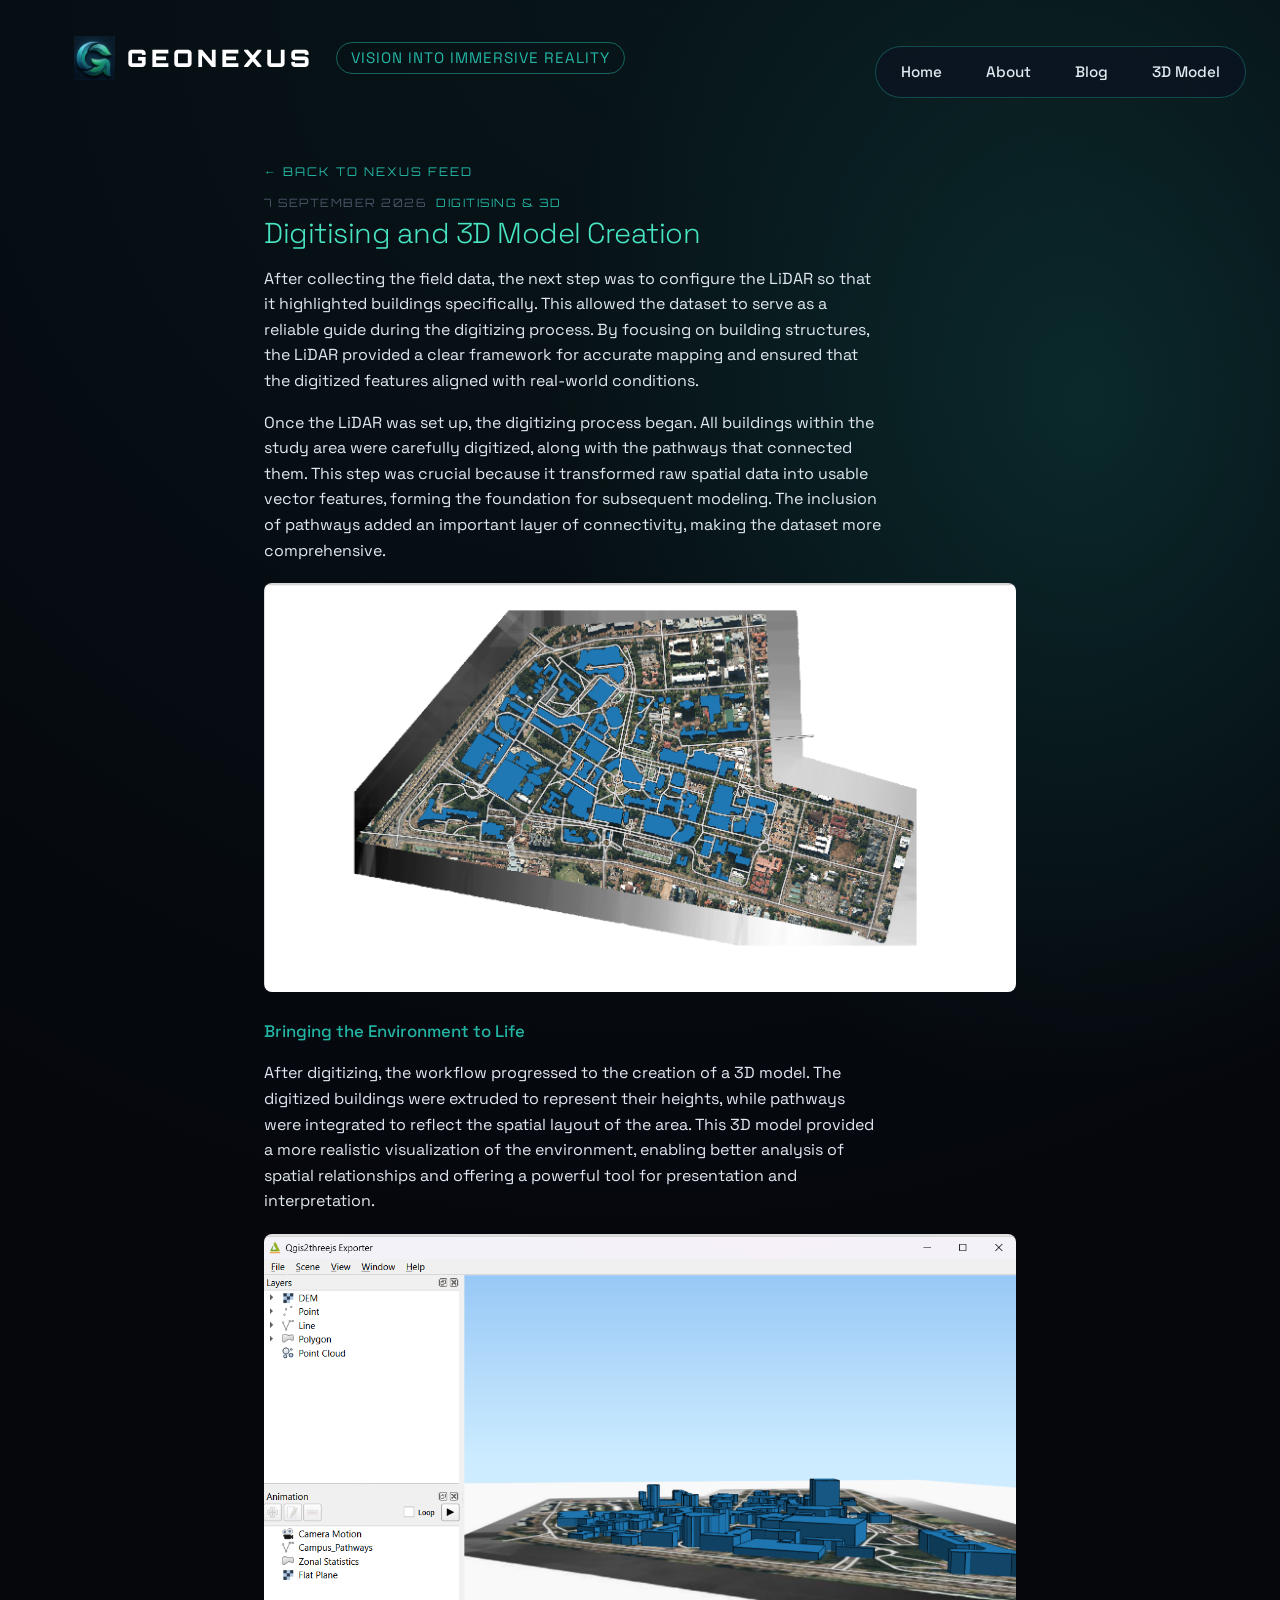
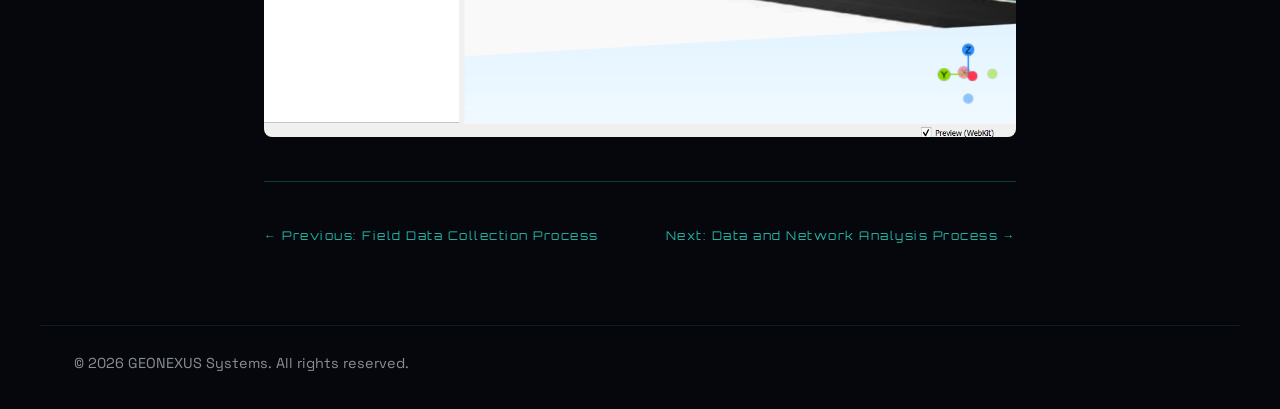
<file: blog-digitising-3d-model.html>
<!DOCTYPE html>
<html lang="en">
<head>
    <meta charset="UTF-8">
    <meta name="viewport" content="width=device-width, initial-scale=1.0">
    <title>Digitising and 3D Model Creation | GEONEXUS</title>
    <link rel="icon" type="image/png" href="G-logo.png">
    <link rel="stylesheet" href="Styles.css">
    <link rel="stylesheet" href="blog.css">
</head>
<body>

    <header>
        <a href="index.html#home" class="brand">
            <img src="G-logo.png" alt="GeoNexus logo" class="brand-logo">
            <h1>GEONEXUS</h1>
        </a>
        <p>VISION INTO IMMERSIVE REALITY</p>
    </header>

    <nav>
        <a href="index.html#home">Home</a>
        <a href="index.html#about">About</a>
        <a href="index.html#blog">Blog</a>
        <a href="index.html#map">3D Model</a>
    </nav>

    <main class="post-page">
        <a href="index.html#blog" class="back-link">← Back to Nexus Feed</a>

        <article>
            <div class="post-header">
                <div class="post-meta"><time datetime="2026-09-07">7 September 2026</time><span class="tag">Digitising &amp; 3D</span></div>
                <h2>Digitising and 3D Model Creation</h2>
            </div>

            <p>After collecting the field data, the next step was to configure the LiDAR so that it highlighted buildings specifically. This allowed the dataset to serve as a reliable guide during the digitizing process. By focusing on building structures, the LiDAR provided a clear framework for accurate mapping and ensured that the digitized features aligned with real-world conditions.</p>

            <p>Once the LiDAR was set up, the digitizing process began. All buildings within the study area were carefully digitized, along with the pathways that connected them. This step was crucial because it transformed raw spatial data into usable vector features, forming the foundation for subsequent modeling. The inclusion of pathways added an important layer of connectivity, making the dataset more comprehensive.</p>

            <img src="Digitized.png" alt="Digitized buildings and pathways">

            <h4>Bringing the Environment to Life</h4>
            <p>After digitizing, the workflow progressed to the creation of a 3D model. The digitized buildings were extruded to represent their heights, while pathways were integrated to reflect the spatial layout of the area. This 3D model provided a more realistic visualization of the environment, enabling better analysis of spatial relationships and offering a powerful tool for presentation and interpretation.</p>

            <img src="Model.png" alt="3D model extrusion of campus buildings">
        </article>

        <hr>

        <div class="post-nav">
            <a href="blog-field-data-collection.html">← Previous: Field Data Collection Process</a>
            <a href="blog-network-analysis.html">Next: Data and Network Analysis Process →</a>
        </div>
    </main>

    <footer>
        <p>&copy; 2026 GEONEXUS Systems. All rights reserved.</p>
    </footer>

    <div class="lightbox" id="lightbox"><img alt="Enlarged view"></div>
    <script>
        const lb = document.getElementById('lightbox');
        const lbImg = lb.querySelector('img');
        document.querySelectorAll('.post-page article img').forEach(img => {
            img.addEventListener('click', () => { lbImg.src = img.src; lbImg.alt = img.alt; lb.classList.add('open'); });
        });
        lb.addEventListener('click', () => lb.classList.remove('open'));
        document.addEventListener('keydown', e => { if (e.key === 'Escape') lb.classList.remove('open'); });
    </script>
</body>
</html>
</file>
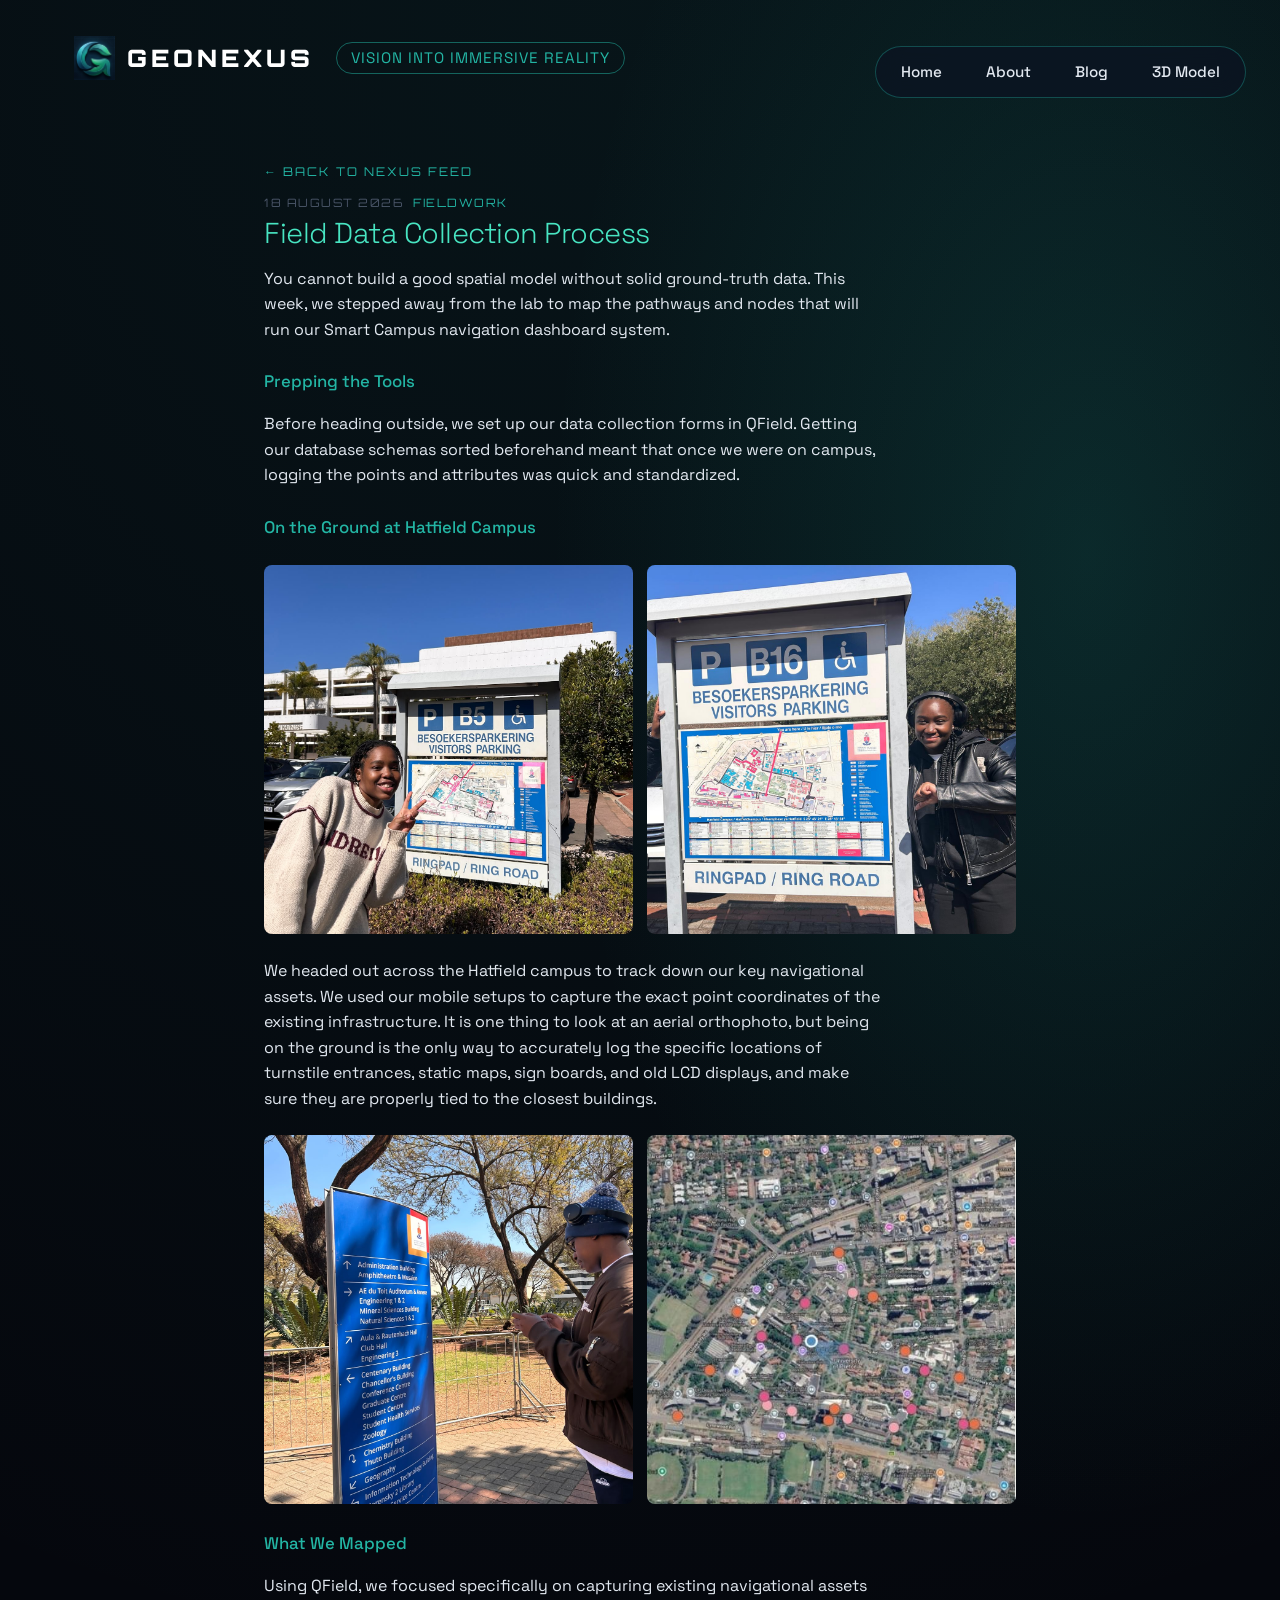
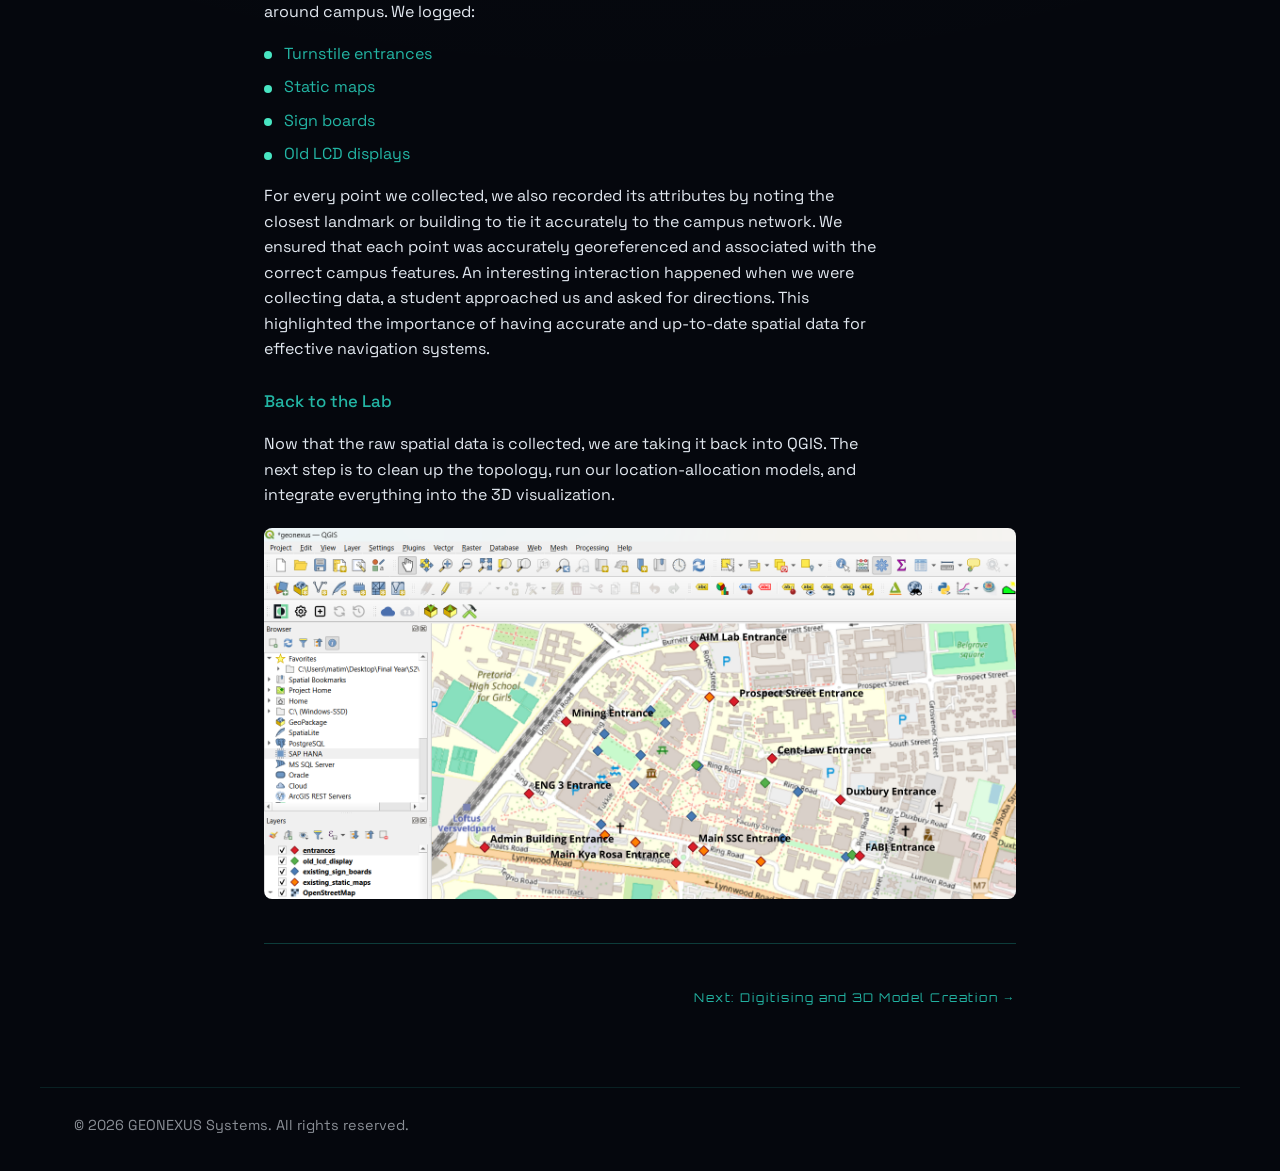
<file: blog-field-data-collection.html>
<!DOCTYPE html>
<html lang="en">
<head>
    <meta charset="UTF-8">
    <meta name="viewport" content="width=device-width, initial-scale=1.0">
    <title>Field Data Collection Process | GEONEXUS</title>
    <link rel="icon" type="image/png" href="G-logo.png">
    <link rel="stylesheet" href="Styles.css">
    <link rel="stylesheet" href="blog.css">
</head>
<body>

    <header>
        <a href="index.html#home" class="brand">
            <img src="G-logo.png" alt="GeoNexus logo" class="brand-logo">
            <h1>GEONEXUS</h1>
        </a>
        <p>VISION INTO IMMERSIVE REALITY</p>
    </header>

    <nav>
        <a href="index.html#home">Home</a>
        <a href="index.html#about">About</a>
        <a href="index.html#blog">Blog</a>
        <a href="index.html#map">3D Model</a>
    </nav>

    <main class="post-page">
        <a href="index.html#blog" class="back-link">← Back to Nexus Feed</a>

        <article>
            <div class="post-header">
                <div class="post-meta"><time datetime="2026-08-18">18 August 2026</time><span class="tag">Fieldwork</span></div>
                <h2>Field Data Collection Process</h2>
            </div>

            <p>You cannot build a good spatial model without solid ground-truth data. This week, we stepped away from the lab to map the pathways and nodes that will run our Smart Campus navigation dashboard system.</p>

            <h4>Prepping the Tools</h4>
            <p>Before heading outside, we set up our data collection forms in QField. Getting our database schemas sorted beforehand meant that once we were on campus, logging the points and attributes was quick and standardized.</p>

            <h4>On the Ground at Hatfield Campus</h4>

            <div class="image-row">
                <img src="static.jpeg" alt="In front of the Static Map">
                <img src="static2.jpeg" alt="Second view of Static Map">
            </div>

            <p>We headed out across the Hatfield campus to track down our key navigational assets. We used our mobile setups to capture the exact point coordinates of the existing infrastructure. It is one thing to look at an aerial orthophoto, but being on the ground is the only way to accurately log the specific locations of turnstile entrances, static maps, sign boards, and old LCD displays, and make sure they are properly tied to the closest buildings.</p>

            <div class="image-row">
                <img src="data_capture.jpeg" alt="Using QField to collect data">
                <img src="qfield.jpg" alt="QField interface during data collection">
            </div>

            <h4>What We Mapped</h4>
            <p>Using QField, we focused specifically on capturing existing navigational assets around campus. We logged:</p>
            <ul>
                <li>Turnstile entrances</li>
                <li>Static maps</li>
                <li>Sign boards</li>
                <li>Old LCD displays</li>
            </ul>
            <p>For every point we collected, we also recorded its attributes by noting the closest landmark or building to tie it accurately to the campus network. We ensured that each point was accurately georeferenced and associated with the correct campus features. An interesting interaction happened when we were collecting data, a student approached us and asked for directions. This highlighted the importance of having accurate and up-to-date spatial data for effective navigation systems.</p>

            <h4>Back to the Lab</h4>
            <p>Now that the raw spatial data is collected, we are taking it back into QGIS. The next step is to clean up the topology, run our location-allocation models, and integrate everything into the 3D visualization.</p>

            <img src="points_in_qgis.png" alt="Raw field points imported into QGIS">
        </article>

        <hr>

        <div class="post-nav">
            <span></span>
            <a href="blog-digitising-3d-model.html">Next: Digitising and 3D Model Creation →</a>
        </div>
    </main>

    <footer>
        <p>&copy; 2026 GEONEXUS Systems. All rights reserved.</p>
    </footer>

    <div class="lightbox" id="lightbox"><img alt="Enlarged view"></div>
    <script>
        const lb = document.getElementById('lightbox');
        const lbImg = lb.querySelector('img');
        document.querySelectorAll('.post-page article img').forEach(img => {
            img.addEventListener('click', () => { lbImg.src = img.src; lbImg.alt = img.alt; lb.classList.add('open'); });
        });
        lb.addEventListener('click', () => lb.classList.remove('open'));
        document.addEventListener('keydown', e => { if (e.key === 'Escape') lb.classList.remove('open'); });
    </script>
</body>
</html>
</file>
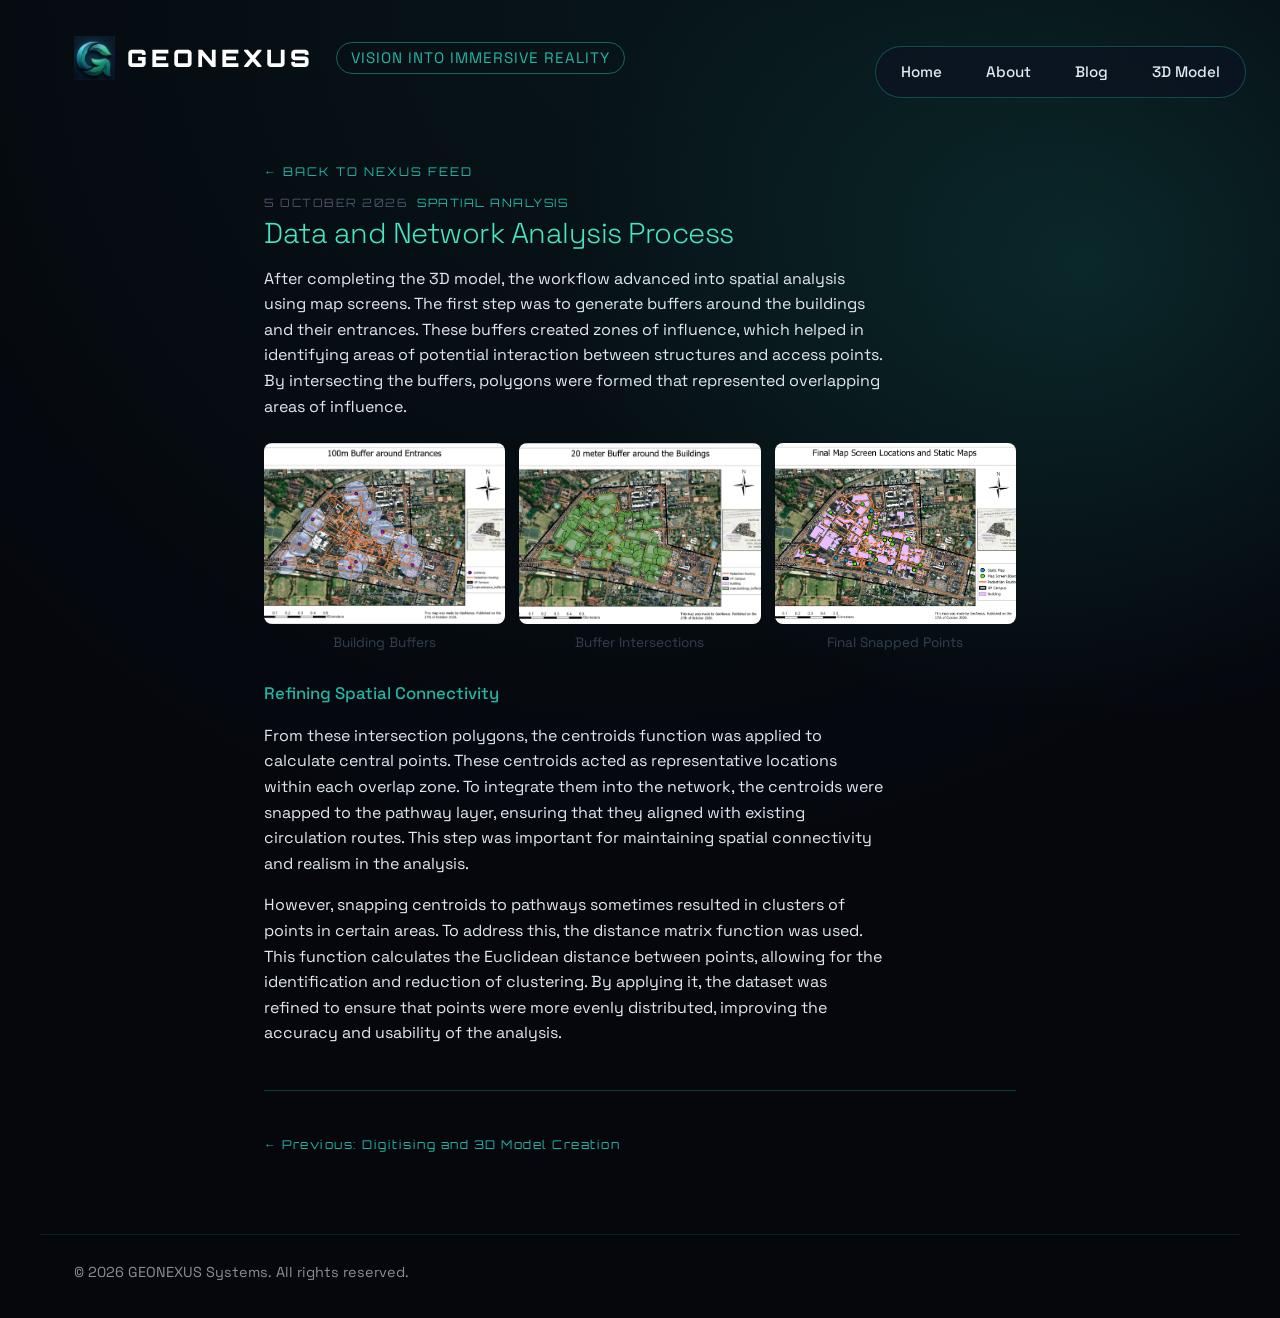
<file: blog-network-analysis.html>
<!DOCTYPE html>
<html lang="en">
<head>
    <meta charset="UTF-8">
    <meta name="viewport" content="width=device-width, initial-scale=1.0">
    <title>Data and Network Analysis Process | GEONEXUS</title>
    <link rel="icon" type="image/png" href="G-logo.png">
    <link rel="stylesheet" href="Styles.css">
    <link rel="stylesheet" href="blog.css">
</head>
<body>

    <header>
        <a href="index.html#home" class="brand">
            <img src="G-logo.png" alt="GeoNexus logo" class="brand-logo">
            <h1>GEONEXUS</h1>
        </a>
        <p>VISION INTO IMMERSIVE REALITY</p>
    </header>

    <nav>
        <a href="index.html#home">Home</a>
        <a href="index.html#about">About</a>
        <a href="index.html#blog">Blog</a>
        <a href="index.html#map">3D Model</a>
    </nav>

    <main class="post-page">
        <a href="index.html#blog" class="back-link">← Back to Nexus Feed</a>

        <article>
            <div class="post-header">
                <div class="post-meta"><time datetime="2026-10-05">5 October 2026</time><span class="tag">Spatial Analysis</span></div>
                <h2>Data and Network Analysis Process</h2>
            </div>

            <p>After completing the 3D model, the workflow advanced into spatial analysis using map screens. The first step was to generate buffers around the buildings and their entrances. These buffers created zones of influence, which helped in identifying areas of potential interaction between structures and access points. By intersecting the buffers, polygons were formed that represented overlapping areas of influence.</p>

            <div class="blog-image-grid">
                <figure>
                    <img src="buffer1.png" alt="Building and Entrance Buffers">
                    <figcaption>Building Buffers</figcaption>
                </figure>
                <figure>
                    <img src="buffer2.png" alt="Intersecting Buffer Overlay">
                    <figcaption>Buffer Intersections</figcaption>
                </figure>
                <figure>
                    <img src="finalpoint.png" alt="Final Snapped Network Points">
                    <figcaption>Final Snapped Points</figcaption>
                </figure>
            </div>

            <h4>Refining Spatial Connectivity</h4>
            <p>From these intersection polygons, the centroids function was applied to calculate central points. These centroids acted as representative locations within each overlap zone. To integrate them into the network, the centroids were snapped to the pathway layer, ensuring that they aligned with existing circulation routes. This step was important for maintaining spatial connectivity and realism in the analysis.</p>

            <p>However, snapping centroids to pathways sometimes resulted in clusters of points in certain areas. To address this, the distance matrix function was used. This function calculates the Euclidean distance between points, allowing for the identification and reduction of clustering. By applying it, the dataset was refined to ensure that points were more evenly distributed, improving the accuracy and usability of the analysis.</p>
        </article>

        <hr>

        <div class="post-nav">
            <a href="blog-digitising-3d-model.html">← Previous: Digitising and 3D Model Creation</a>
            <span></span>
        </div>
    </main>

    <footer>
        <p>&copy; 2026 GEONEXUS Systems. All rights reserved.</p>
    </footer>

    <div class="lightbox" id="lightbox"><img alt="Enlarged view"></div>
    <script>
        const lb = document.getElementById('lightbox');
        const lbImg = lb.querySelector('img');
        document.querySelectorAll('.post-page article img').forEach(img => {
            img.addEventListener('click', () => { lbImg.src = img.src; lbImg.alt = img.alt; lb.classList.add('open'); });
        });
        lb.addEventListener('click', () => lb.classList.remove('open'));
        document.addEventListener('keydown', e => { if (e.key === 'Escape') lb.classList.remove('open'); });
    </script>
</body>
</html>
</file>
<file: Styles.css>
@import url('https://fonts.googleapis.com/css2?family=Orbitron:wght@700;900&family=Space+Grotesk:wght@300;400;500;600&display=swap');

/* ===== 1. VARIABLES & BASE RESETS ===== */
:root {
    --bg-void: #05070D;
    --bg-panel: #0B1322;
    --accent: #23B5A4;
    --accent-bright: #48E5C2;
    --text-main: #E2E8F0;
    --text-dim: #4A5568;
    --pill: 999px;
}

* { 
    box-sizing: border-box; 
}

[hidden] { 
    display: none !important; 
}

body {
    background-color: var(--bg-void);
    background-image:
        radial-gradient(ellipse 60% 50% at 85% 20%, rgba(35, 181, 164, 0.16), transparent 70%),
        radial-gradient(circle at 50% 0%, rgba(35, 181, 164, 0.08), transparent 60%);
    background-repeat: no-repeat;
    color: var(--text-main);
    font-family: 'Space Grotesk', 'Segoe UI', sans-serif;
    margin: 0;
    line-height: 1.6;
}

a:focus-visible, 
button:focus-visible, 
input:focus-visible, 
video:focus-visible,
.cta:focus-visible {
    outline: 2px solid var(--accent-bright);
    outline-offset: 3px;
}

/* ===== 2. HEADER & BRAND ===== */
header {
    max-width: 1200px;
    margin: 0 auto;
    padding: 36px 34px 0;
    text-align: left;
    display: flex;
    align-items: center;
    gap: 22px;
    flex-wrap: wrap;
}

.brand {
    display: flex;
    align-items: center;
    gap: 12px;
    text-decoration: none;
}

.brand-logo {
    height: 44px;
    width: auto;
    display: block;
}

header h1 {
    margin: 0;
    font-family: 'Orbitron', sans-serif;
    font-weight: 900;
    font-size: 1.5rem;
    letter-spacing: 4px;
    color: #fff;
}

header p {
    margin: 0;
    font-size: 0.95rem;
    letter-spacing: 1px;
    color: var(--accent);
    padding: 3px 14px;
    border: 1px solid rgba(35, 181, 164, 0.5);
    border-radius: var(--pill);
}

/* ===== 3. NAVIGATION ===== */
nav {
    position: sticky;
    top: 14px;
    z-index: 50;
    width: fit-content;
    margin: -34px 34px 0 auto;
    display: flex;
    gap: 4px;
    padding: 5px;
    background: rgba(11, 19, 34, 0.75);
    border: 1px solid rgba(35, 181, 164, 0.35);
    border-radius: var(--pill);
    backdrop-filter: blur(12px);
    -webkit-backdrop-filter: blur(12px);
}

nav a {
    color: var(--text-main);
    text-decoration: none;
    padding: 8px 20px;
    font-weight: 500;
    font-size: 0.95rem;
    border-radius: var(--pill);
    transition: background 0.2s ease, color 0.2s ease;
}

nav a:hover { 
    background: rgba(35, 181, 164, 0.18); 
}

nav a.active {
    color: var(--bg-void);
    background: var(--accent-bright);
}

/* ===== 4. LAYOUT & TYPOGRAPHY ===== */
main {
    max-width: 1200px;
    margin: 0 auto;
    padding: 60px 34px 20px;
}

h2, h3, h4 {
    font-family: 'Space Grotesk', sans-serif;
    color: var(--accent-bright);
}

h2 {
    font-weight: 300;
    font-size: clamp(1.8rem, 3.2vw, 2.6rem);
    line-height: 1.1;
    letter-spacing: -0.5px;
    margin: 0 0 18px;
}

[data-view="home"] > h2:first-child,
[data-view="about"] > h2:first-child,
.content-full > h2,
#view-map > section > h2 {
    font-size: clamp(3rem, 7vw, 5.6rem);
    line-height: 0.98;
    letter-spacing: -2px;
    color: var(--text-main);
    text-transform: lowercase;
    margin-bottom: 24px;
}

h3 { 
    font-weight: 500; 
    font-size: 1.15rem; 
    margin: 0 0 8px; 
}

h4 { 
    font-weight: 500; 
    font-size: 1.05rem; 
    margin: 26px 0 6px; 
    color: var(--accent); 
}

p { 
    max-width: 62ch; 
}

[data-view="home"] > p {
    font-size: 1.2rem;
    color: var(--text-main);
}

ul { 
    list-style: none; 
    padding-left: 0; 
    color: var(--accent); 
}

ul li { 
    position: relative; 
    padding-left: 20px; 
    margin-bottom: 8px; 
}

ul li::before {
    content: "";
    position: absolute;
    left: 0; 
    top: 0.65em;
    width: 8px; 
    height: 8px;
    border-radius: 50%;
    background: var(--accent-bright);
}

hr {
    border: 0;
    height: 1px;
    background: rgba(35, 181, 164, 0.3);
    margin: 44px 0;
}

.text-link {
    color: var(--accent-bright);
    font-weight: 500;
    text-decoration: none;
}

.text-link:hover { 
    text-decoration: underline; 
}

/* ===== 5. BUTTONS & CHIPS ===== */
.btn-row {
    display: flex;
    flex-wrap: wrap;
    gap: 12px;
    margin: 26px 0 0;
}

.cta {
    display: inline-block;
    padding: 12px 26px;
    border-radius: var(--pill);
    background: var(--accent-bright);
    color: var(--bg-void);
    font-weight: 600;
    text-decoration: none;
    border: 1px solid var(--accent-bright);
    transition: background 0.2s ease, color 0.2s ease, border-color 0.2s ease;
}

.cta:hover { 
    background: var(--text-main); 
    border-color: var(--text-main); 
}

.cta.secondary {
    background: transparent;
    color: var(--accent-bright);
    border-color: rgba(35, 181, 164, 0.6);
}

.cta.secondary:hover { 
    background: rgba(35, 181, 164, 0.18); 
    border-color: var(--accent-bright); 
}

.chip-row {
    display: flex;
    flex-wrap: wrap;
    gap: 10px;
    padding: 0;
    margin: 14px 0 0;
    list-style: none;
}

.chip-row li {
    margin: 0;
    padding: 6px 16px;
    color: var(--text-main);
    border: 1px solid rgba(35, 181, 164, 0.5);
    border-radius: var(--pill);
}

.chip-row li::before { 
    display: none; 
}

/* ===== 6. HERO SPLIT & STEPS ===== */
.hero-split {
    display: grid;
    grid-template-columns: minmax(0, 1.1fr) minmax(0, 0.9fr);
    gap: 50px;
    align-items: start;
}

.content-left { 
    padding: 0; 
}

.visual-right {
    position: sticky;
    top: 90px;
    display: flex;
    justify-content: center;
    align-items: center;
}

.steps {
    list-style: none;
    padding: 0;
    margin: 0;
    display: grid;
    grid-template-columns: repeat(auto-fit, minmax(200px, 1fr));
    gap: 18px;
    counter-reset: step;
}

.steps li {
    counter-increment: step;
    padding: 20px;
    background: var(--bg-panel);
    border: 1px solid rgba(35, 181, 164, 0.25);
    border-radius: 24px;
}

.steps li::before {
    content: counter(step);
    position: static;
    display: flex;
    align-items: center;
    justify-content: center;
    width: 32px;
    height: 32px;
    margin-bottom: 12px;
    border-radius: 50%;
    background: var(--accent);
    color: var(--bg-void);
    font-weight: 600;
}

.steps h3 { margin: 0 0 6px; }
.steps p { margin: 0; font-size: 0.95rem; }

/* ===== 7. CARDS & MODULES ===== */
.module-grid {
    display: grid;
    grid-template-columns: repeat(auto-fit, minmax(240px, 1fr));
    gap: 18px;
}
.module-grid.spaced { margin-top: 24px; }

.module-card,
.blog-feed article,
.team-card {
    background: var(--bg-panel);
    border: 1px solid rgba(35, 181, 164, 0.25);
    border-radius: 24px;
    padding: 24px;
    transition: border-color 0.2s ease;
}

.module-card:hover,
.blog-feed article:hover,
.team-card:hover { 
    border-color: var(--accent-bright); 
}

.module-card p { 
    font-size: 0.95rem; 
    margin: 6px 0 0; 
    color: var(--text-main); 
}

.dot {
    display: inline-block;
    width: 8px; 
    height: 8px;
    margin-left: 8px;
    border-radius: 50%;
    vertical-align: middle;
}
.dot.online { background: var(--accent-bright); }
.dot.standby { background: var(--text-dim); }

/* ===== 8. TEAM ===== */
.team-grid {
    display: grid;
    grid-template-columns: repeat(auto-fit, minmax(190px, 1fr));
    gap: 18px;
}

.team-card h3 { 
    margin-bottom: 14px; 
}

.team-image {
    width: 100%;
    aspect-ratio: 1;
    margin: 0 0 14px;
    background: var(--bg-void);
    border-radius: 18px;
    overflow: hidden;
}

.team-image img {
    width: 100%; 
    height: 100%;
    object-fit: cover;
    object-position: center top;
    display: block;
}

.team-card p { 
    margin: 0; 
    color: var(--accent); 
}

/* ===== 9. BLOG (INDEX & CARDS) ===== */
.post-list {
    display: grid;
    gap: 28px;
}

.post-card {
    display: grid;
    grid-template-columns: 240px 1fr;
    background: rgba(4, 8, 16, 0.6);
    border-left: 4px solid var(--accent);
    clip-path: polygon(0 0, 100% 0, 100% 100%, 12px 100%, 0 calc(100% - 12px));
    transition: border-color 0.3s ease, box-shadow 0.3s ease, transform 0.3s ease;
    overflow: hidden;
}

.post-card:hover {
    border-left-color: var(--accent-bright);
    box-shadow: -4px 0 20px rgba(72, 229, 194, 0.15);
    transform: translateY(-2px);
}

.post-card .post-thumb {
    display: block;
    height: 200px;
    min-height: 0;
    overflow: hidden;
    background: #020408;
}

.post-card .post-thumb img {
    width: 100%;
    height: 100%;
    object-fit: cover;
    display: block;
}

.post-card .post-body {
    padding: 18px 22px;
}

.post-card h3 {
    margin: 4px 0 8px;
}

.post-card h3 a {
    color: inherit;
    text-decoration: none;
}

.post-card h3 a:hover {
    color: #fff;
}

.post-card p {
    margin: 0 0 12px;
}

.post-meta {
    font-family: 'Orbitron', monospace;
    font-size: 0.72rem;
    letter-spacing: 1.5px;
    color: var(--text-dim);
    text-transform: uppercase;
}

.post-meta .tag {
    color: var(--accent);
    margin-left: 10px;
}

.read-more {
    font-family: 'Orbitron', sans-serif;
    font-size: 0.75rem;
    letter-spacing: 2px;
    text-transform: uppercase;
    color: var(--accent-bright);
    text-decoration: none;
}

.read-more:hover {
    text-shadow: 0 0 8px rgba(72, 229, 194, 0.7);
}

/* Teaser images: consistent, taller crop so faces/signs stay in view */
.teaser img {
    display: block;
    width: 100%;
    height: auto;
    max-height: none;
    aspect-ratio: 16 / 10;
    object-fit: cover;
    object-position: center 30%;
    margin-top: 14px;
    border-radius: 16px;
}

/* ===== 10. BLOG (SINGLE POST PAGE & FEEDS) ===== */
.blog-feed { 
    display: flex; 
    flex-direction: column; 
    gap: 28px; 
    max-width: 860px; 
}

.blog-feed article { 
    padding: 34px; 
}

.post-page {
    max-width: 820px;
}

.post-page .post-header h2 {
    margin: 6px 0 4px;
    font-size: 1.8rem;
}

.blog-feed article img,
.post-page article img {
    max-width: 100%;
    display: block;
    margin: 20px auto;
    border-radius: 16px;
}

.post-page article img {
    height: auto;
    border-radius: 8px;
    cursor: zoom-in;
}

.image-row { 
    display: flex; 
    gap: 12px; 
    margin: 1rem 0; 
}

.blog-feed .image-row img {
    flex: 1;
    min-width: 0;
    width: 50%;
    margin: 0;
    max-height: 250px;
    object-fit: cover;
}

.post-page .image-row,
.post-page .blog-image-grid,
.blog-image-grid {
    display: grid;
    gap: 14px;
    grid-template-columns: repeat(auto-fit, minmax(200px, 1fr));
    margin: 1.5rem 0;
}

.post-page .image-row {
    grid-template-columns: repeat(auto-fit, minmax(220px, 1fr));
}

.post-page .image-row img {
    width: 100%;
    aspect-ratio: 1 / 1;
    object-fit: cover;
    object-position: center 65%;
    margin: 0;
}

.post-page .blog-image-grid img {
    width: 100%;
    aspect-ratio: 4 / 3;
    object-fit: cover;
    margin: 0;
}

.blog-image-grid figure,
.post-page .blog-image-grid figure { 
    margin: 0; 
    text-align: center; 
}

.blog-image-grid img { 
    margin: 0; 
}

.zoomable-img {
    width: 100%;
    max-height: 240px;
    object-fit: cover;
    border: 1px solid rgba(35, 181, 164, 0.25);
    cursor: zoom-in;
    transition: transform 0.2s ease, border-color 0.2s ease;
}

.blog-feed article > img.zoomable-img { 
    max-height: 350px; 
}

.zoomable-img:hover {
    transform: scale(1.02);
    border-color: var(--accent-bright);
}

figcaption,
.post-page figcaption { 
    font-size: 0.85rem; 
    color: var(--text-main); 
    opacity: 0.7; 
    margin-top: 8px; 
    text-align: center;
}

.back-link {
    display: inline-block;
    margin-bottom: 12px;
    font-family: 'Orbitron', sans-serif;
    font-size: 0.75rem;
    letter-spacing: 2px;
    text-transform: uppercase;
    color: var(--accent);
    text-decoration: none;
}

.back-link:hover {
    color: var(--accent-bright);
}

.post-nav {
    display: flex;
    justify-content: space-between;
    gap: 16px;
    margin-top: 10px;
}

.post-nav a {
    color: var(--accent);
    text-decoration: none;
    font-family: 'Orbitron', sans-serif;
    font-size: 0.75rem;
    letter-spacing: 1.5px;
}

.post-nav a:hover {
    color: var(--accent-bright);
}

/* ===== 11. MEDIA & LIGHTBOX ===== */
.video-container {
    background: #000;
    border-radius: 16px;
    overflow: hidden;
}

.video-container video { 
    width: 100%; 
    height: auto; 
    max-height: 400px; 
    display: block; 
}

.lightbox {
    position: fixed;
    inset: 0;
    background: rgba(2, 4, 8, 0.92);
    display: none;
    align-items: center;
    justify-content: center;
    z-index: 3000;
    cursor: zoom-out;
}

.lightbox.open {
    display: flex;
}

.lightbox img {
    max-width: 92vw;
    max-height: 92vh;
}

.image-modal {
    display: none;
    position: fixed;
    z-index: 10000;
    inset: 0;
    padding-top: 50px;
    overflow: auto;
    background: rgba(5, 7, 13, 0.92);
    backdrop-filter: blur(6px);
}

.modal-content {
    margin: auto;
    display: block;
    max-width: 90%;
    max-height: 80vh;
    border-radius: 16px;
    border: 1px solid rgba(72, 229, 194, 0.4);
    animation: zoomIn 0.25s ease-out;
}

#modalCaption { 
    margin: auto; 
    width: 80%; 
    max-width: 700px; 
    text-align: center; 
    padding: 12px 0; 
}

.modal-close {
    position: absolute;
    top: 20px; 
    right: 35px;
    color: #fff;
    font-size: 35px;
    cursor: pointer;
    transition: color 0.2s;
}

.modal-close:hover { 
    color: var(--accent-bright); 
}

@keyframes zoomIn { 
    from { transform: scale(0.85); opacity: 0; } 
    to { transform: scale(1); opacity: 1; } 
}

/* ===== 12. GLOBE MASCOT & CESIUM MAP ===== */
.globe-container {
    position: relative;
    width: 480px;
    max-width: 100%;
    aspect-ratio: 1;
    display: flex;
    justify-content: center;
    align-items: center;
    background: radial-gradient(circle, rgba(35, 181, 164, 0.18) 0%, rgba(35, 181, 164, 0.05) 45%, transparent 70%);
}

#globeCanvas {
    width: 100% !important;
    height: 100% !important;
    display: block;
    cursor: grab;
    touch-action: none;
}

#globeCanvas:active { 
    cursor: grabbing; 
}

.globe-overlay {
    position: absolute;
    top: 6%;
    right: -2%;
    display: flex;
    flex-direction: column;
    gap: 0;
    padding: 12px 20px;
    background: var(--text-main);
    color: var(--bg-void);
    border: 3px solid var(--bg-void);
    border-radius: 22px;
    box-shadow: 4px 4px 0 var(--accent);
    font-size: 0.95rem;
    font-weight: 500;
    line-height: 1.3;
    transform: rotate(3deg);
    pointer-events: none;
}

.globe-overlay span:first-child { 
    font-weight: 600; 
}

.globe-overlay::after {
    content: "";
    position: absolute;
    left: 22px; 
    bottom: -16px;
    border: 9px solid transparent;
    border-top: 14px solid var(--bg-void);
    border-bottom: 0;
}

.globe-status {
    position: absolute;
    bottom: 4%;
    left: 50%;
    transform: translateX(-50%);
    display: flex;
    align-items: center;
    gap: 8px;
    padding: 6px 16px;
    font-size: 0.85rem;
    color: var(--accent-bright);
    background: rgba(11, 19, 34, 0.8);
    border: 1px solid rgba(35, 181, 164, 0.4);
    border-radius: var(--pill);
    white-space: nowrap;
    pointer-events: none;
}

.status-dot {
    width: 7px; 
    height: 7px;
    border-radius: 50%;
    background: var(--accent-bright);
    animation: pulse 1.8s ease-in-out infinite;
}

@keyframes pulse { 
    50% { opacity: 0.3; } 
}

.map-container {
    position: relative;
    width: 100%;
    height: 400px;
    margin-top: 30px;
    background: var(--bg-void);
    border: 1px solid rgba(35, 181, 164, 0.4);
    border-radius: 28px;
    overflow: hidden;
}

.map-container.tall { 
    height: 560px; 
}

#cesiumContainer { 
    width: 100%; 
    height: 100%; 
}

#panel {
    position: absolute;
    top: 16px; 
    left: 16px;
    z-index: 10;
    width: 240px;
    padding: 16px;
    background: rgba(11, 19, 35, 0.92);
    border: 1px solid rgba(35, 181, 164, 0.4);
    border-radius: 20px;
    color: var(--text-main);
    font-size: 13px;
}

#panel h3 { margin: 0 0 10px; font-size: 14px; }
#panel label { display: block; margin-bottom: 6px; cursor: pointer; }
#panel label:last-of-type { margin-bottom: 12px; }

#btnHome {
    width: 100%;
    padding: 9px;
    background: var(--accent);
    border: none;
    border-radius: var(--pill);
    color: var(--bg-void);
    font-weight: 600;
    font-family: inherit;
    cursor: pointer;
    transition: background 0.2s ease;
}

#btnHome:hover { 
    background: var(--accent-bright); 
}

#info { 
    margin-top: 10px; 
    font-size: 12px; 
    max-height: 120px; 
    overflow-y: auto; 
    color: var(--text-main); 
    opacity: 0.75; 
}

#cesiumContainer:fullscreen,
#cesiumContainer:-webkit-full-screen {
    width: 100vw !important;
    height: 100vh !important;
    position: fixed !important;
    top: 0 !important; 
    left: 0 !important;
    z-index: 99999 !important;
}

#cesiumContainer:fullscreen .cesium-viewer,
#cesiumContainer:fullscreen .cesium-viewer-cesiumWidgetContainer,
#cesiumContainer:fullscreen canvas { 
    width: 100% !important; 
    height: 100% !important; 
}

/* ===== 13. FOOTER ===== */
footer {
    max-width: 1200px;
    margin: 60px auto 0;
    padding: 26px 34px 34px;
    border-top: 1px solid rgba(35, 181, 164, 0.25);
    color: var(--text-main);
    opacity: 0.6;
    font-size: 0.9rem;
}

footer p { 
    margin: 0; 
}

/* ===== 14. RESPONSIVE MEDIA QUERIES ===== */
@media (max-width: 860px) {
    .hero-split { 
        grid-template-columns: 1fr; 
        gap: 30px; 
    }
    .visual-right { 
        position: static; 
    }
    nav { 
        margin: 18px auto 0; 
        max-width: calc(100% - 24px); 
        overflow-x: auto; 
    }
    header { 
        padding: 28px 20px 0; 
    }
    main { 
        padding: 40px 20px 10px; 
    }
    .globe-container { 
        width: 340px; 
    }
}

@media (max-width: 700px) {
    .post-card {
        grid-template-columns: 1fr;
    }

    .post-card .post-thumb {
        min-height: 160px;
        height: 160px;
    }
}

@media (max-width: 600px) {
    .image-row { 
        flex-direction: column; 
    }
    .blog-feed .image-row img { 
        width: 100%; 
    }
    .blog-feed article { 
        padding: 22px; 
    }
    nav a { 
        padding: 8px 14px; 
    }
}

@media (prefers-reduced-motion: reduce) {
    * { 
        animation: none !important; 
        transition: none !important; 
    }
}
</file>
<file: blog.css>
/* ===== BLOG: preview cards (index.html) ===== */
.post-list {
    display: grid;
    gap: 28px;
}

.post-card {
    display: grid;
    grid-template-columns: 240px 1fr;
    background: rgba(4, 8, 16, 0.6);
    border-left: 4px solid var(--accent);
    clip-path: polygon(0 0, 100% 0, 100% 100%, 12px 100%, 0 calc(100% - 12px));
    transition: border-color 0.3s ease, box-shadow 0.3s ease, transform 0.3s ease;
    overflow: hidden;
}

.post-card:hover {
    border-left-color: var(--accent-bright);
    box-shadow: -4px 0 20px rgba(72, 229, 194, 0.15);
    transform: translateY(-2px);
}

.post-card .post-thumb {
    display: block;
    height: 200px;
    min-height: 0;
    overflow: hidden;
    background: #020408;
}

.post-card .post-thumb img {
    width: 100%;
    height: 100%;
    object-fit: cover;
    display: block;
}

.post-card .post-body {
    padding: 18px 22px;
}

.post-card h3 {
    margin: 4px 0 8px;
}

.post-card h3 a {
    color: inherit;
    text-decoration: none;
}

.post-card h3 a:hover {
    color: #fff;
}

.post-meta {
    font-family: 'Orbitron', monospace;
    font-size: 0.72rem;
    letter-spacing: 1.5px;
    color: var(--text-dim);
    text-transform: uppercase;
}

.post-meta .tag {
    color: var(--accent);
    margin-left: 10px;
}

.post-card p {
    margin: 0 0 12px;
}

.read-more {
    font-family: 'Orbitron', sans-serif;
    font-size: 0.75rem;
    letter-spacing: 2px;
    text-transform: uppercase;
    color: var(--accent-bright);
    text-decoration: none;
}

.read-more:hover {
    text-shadow: 0 0 8px rgba(72, 229, 194, 0.7);
}

/* ===== BLOG: single post page ===== */
.post-page {
    max-width: 820px;
}

.post-page .post-header h2 {
    margin: 6px 0 4px;
    font-size: 1.8rem;
}

.post-page article img {
    max-width: 100%;
    height: auto;
    display: block;
    margin: 20px auto;
    border-radius: 8px;
    cursor: zoom-in;
}

.post-page .image-row,
.post-page .blog-image-grid {
    display: grid;
    gap: 14px;
    grid-template-columns: repeat(auto-fit, minmax(220px, 1fr));
}

/* make every photo in a row the same size */
.post-page .image-row img {
    width: 100%;
    aspect-ratio: 1 / 1;      /* square; try 4 / 3 for wider photos */
    object-fit: cover;
    object-position: center 65%;   /* keeps the sign and person in frame */
    margin: 0;
}

.post-page .blog-image-grid img {
    width: 100%;
    aspect-ratio: 4 / 3;
    object-fit: cover;
    margin: 0;
}

.post-page .blog-image-grid figure {
    margin: 0;
}

.post-page figcaption {
    text-align: center;
    font-size: 0.85rem;
    color: var(--text-dim);
}

.back-link {
    display: inline-block;
    margin-bottom: 12px;
    font-family: 'Orbitron', sans-serif;
    font-size: 0.75rem;
    letter-spacing: 2px;
    text-transform: uppercase;
    color: var(--accent);
    text-decoration: none;
}

.back-link:hover {
    color: var(--accent-bright);
}

.post-nav {
    display: flex;
    justify-content: space-between;
    gap: 16px;
    margin-top: 10px;
}

.post-nav a {
    color: var(--accent);
    text-decoration: none;
    font-family: 'Orbitron', sans-serif;
    font-size: 0.75rem;
    letter-spacing: 1.5px;
}

.post-nav a:hover {
    color: var(--accent-bright);
}

/* simple lightbox for post pages */
.lightbox {
    position: fixed;
    inset: 0;
    background: rgba(2, 4, 8, 0.92);
    display: none;
    align-items: center;
    justify-content: center;
    z-index: 3000;
    cursor: zoom-out;
}

.lightbox.open {
    display: flex;
}

.lightbox img {
    max-width: 92vw;
    max-height: 92vh;
}

@media (max-width: 700px) {
    .post-card {
        grid-template-columns: 1fr;
    }

    .post-card .post-thumb {
        min-height: 160px;
        height: 160px;
    }
}
</file>
